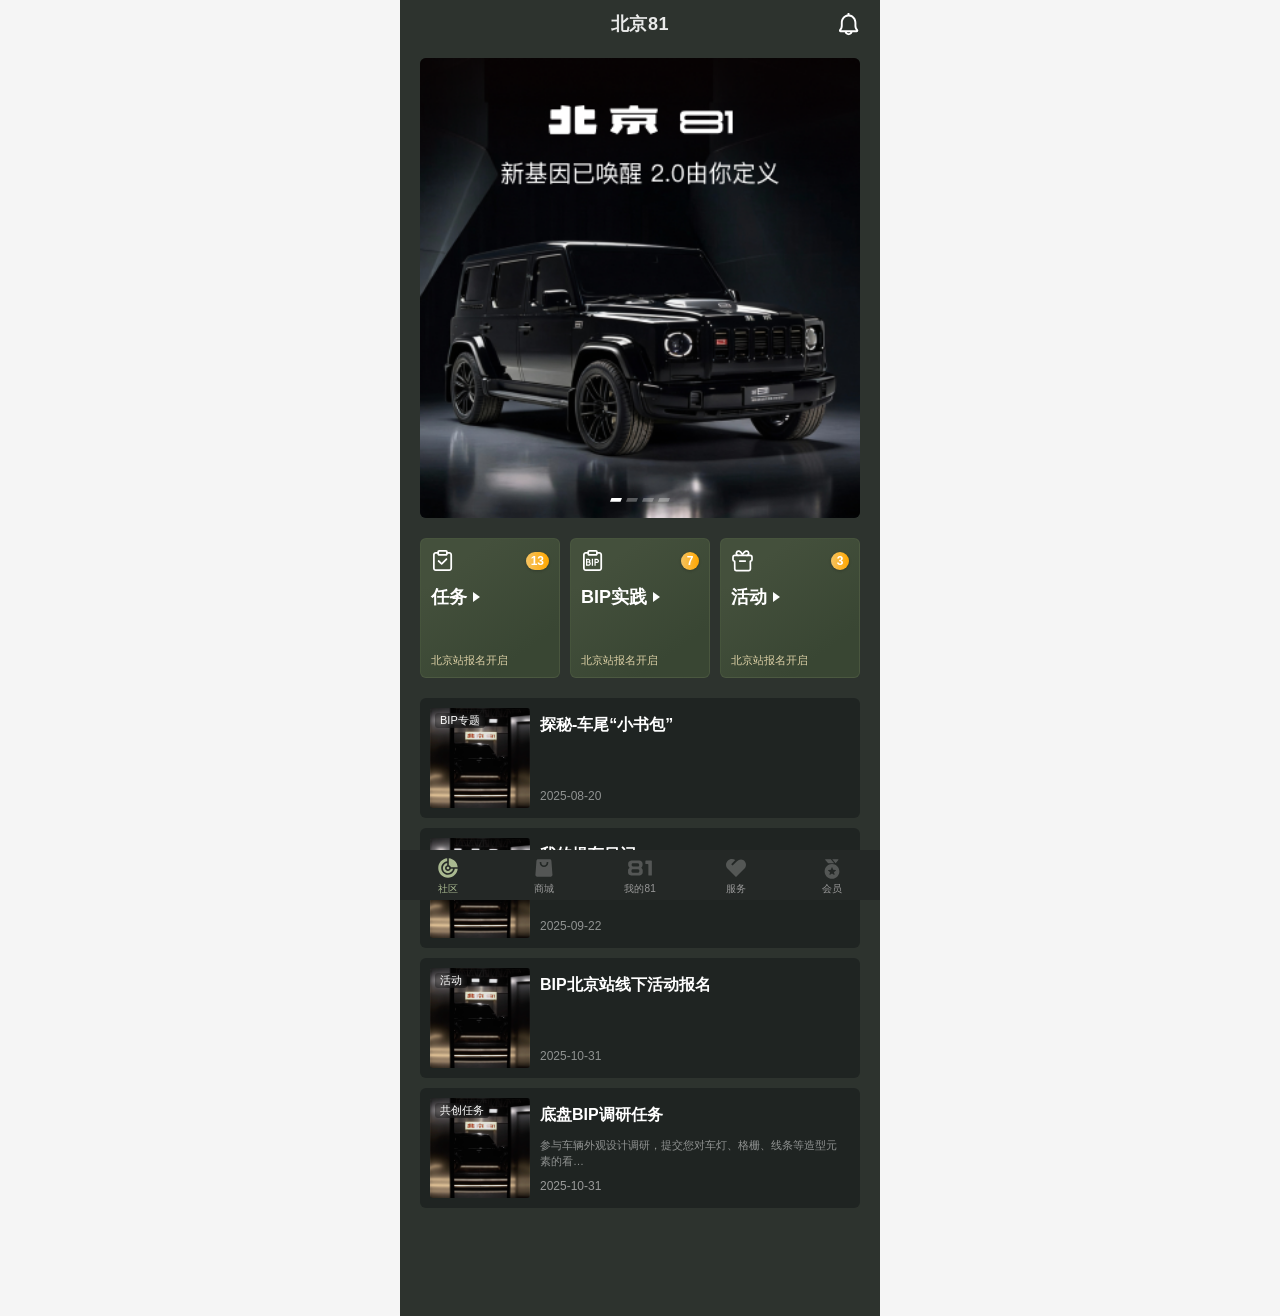
<file: index.html>
<!DOCTYPE html>
<html lang="zh-CN">
<head>
    <meta charset="UTF-8">
    <meta name="viewport" content="width=device-width, initial-scale=1.0, maximum-scale=1.0, user-scalable=no, viewport-fit=cover">
    <meta name="apple-mobile-web-app-capable" content="yes">
    <meta name="apple-mobile-web-app-status-bar-style" content="black-translucent">
    <meta name="format-detection" content="telephone=no">
    <meta name="theme-color" content="#2d332e">
    <title>社区 - 北京81</title>
    <link rel="stylesheet" href="styles/reset.css">
    <link rel="stylesheet" href="styles/main.css">
</head>
<body>
    <div id="app" class="page">
        <header class="topbar">
            <div class="topbar__inner">
                <h1 class="topbar__title">北京81</h1>
                <button class="topbar__bell" type="button" aria-label="通知">
                    <img src="assets/images/community/%E9%80%9A%E7%9F%A5%201.svg" alt="" />
                </button>
            </div>
        </header>

        <main class="page__main">
            <section class="hero">
                <div class="hero__track">
                    <div class="hero__slide">
                        <img src="assets/images/community/Mask%20group%20(1).png" alt="北京81 G级越野车" />
                    </div>
                    <div class="hero__slide">
                        <img src="assets/images/community/%E6%9C%AA%E4%B8%8B%E5%8D%95%E7%94%A8%E6%88%B7%E5%88%86%E4%BA%AB-%E6%B5%B7%E6%8A%A5%201.png" alt="未下单用户分享海报" />
                    </div>
                    <div class="hero__slide">
                        <img src="assets/images/community/Rectangle%20346.png" alt="" />
                    </div>
                    <div class="hero__slide">
                        <img src="assets/images/community/%E5%90%8D%E5%AD%97%E8%B6%85%E9%95%BF%E7%BC%A9%E4%B8%AD%E9%97%B4%201.png" alt="" />
                    </div>
                </div>
                <div class="hero__dots" role="tablist" aria-label="轮播指示器">
                    <button class="hero__dot is-active" type="button" data-slide="0" aria-label="第 1 张"></button>
                    <button class="hero__dot" type="button" data-slide="1" aria-label="第 2 张"></button>
                    <button class="hero__dot" type="button" data-slide="2" aria-label="第 3 张"></button>
                    <button class="hero__dot" type="button" data-slide="3" aria-label="第 4 张"></button>
                </div>
            </section>

            <section class="quick" aria-label="快捷入口">
                <a class="quick__card" href="javascript:void(0)">
                    <span class="quick__icon" aria-hidden="true">
                        <img src="assets/images/community/%E4%BB%BB%E5%8A%A1.svg" alt="" />
                    </span>
                    <span class="quick__badge">13</span>
                    <div class="quick__title">
                        <span>任务</span>
                        <svg class="quick__arrow" viewBox="0 0 7 10" width="7" height="10" aria-hidden="true">
                            <path d="M0 0 L7 5 L0 10 Z" fill="#fff" fill-opacity=".99"/>
                        </svg>
                    </div>
                    <p class="quick__sub">北京站报名开启</p>
                </a>

                <a class="quick__card" href="javascript:void(0)">
                    <span class="quick__icon" aria-hidden="true">
                        <img src="assets/images/community/BIP%E4%BB%BB%E5%8A%A1.svg" alt="" />
                    </span>
                    <span class="quick__badge">7</span>
                    <div class="quick__title">
                        <span>BIP实践</span>
                        <svg class="quick__arrow" viewBox="0 0 7 10" width="7" height="10" aria-hidden="true">
                            <path d="M0 0 L7 5 L0 10 Z" fill="#fff" fill-opacity=".99"/>
                        </svg>
                    </div>
                    <p class="quick__sub">北京站报名开启</p>
                </a>

                <a class="quick__card" href="javascript:void(0)">
                    <span class="quick__icon" aria-hidden="true">
                        <img src="assets/images/community/%E6%88%91%E7%9A%84%E6%B4%BB%E5%8A%A8.svg" alt="" />
                    </span>
                    <span class="quick__badge">3</span>
                    <div class="quick__title">
                        <span>活动</span>
                        <svg class="quick__arrow" viewBox="0 0 7 10" width="7" height="10" aria-hidden="true">
                            <path d="M0 0 L7 5 L0 10 Z" fill="#fff" fill-opacity=".99"/>
                        </svg>
                    </div>
                    <p class="quick__sub">北京站报名开启</p>
                </a>
            </section>

            <section class="articles" aria-label="社区动态">
                <a class="article" href="javascript:void(0)">
                    <div class="article__thumb">
                        <img src="assets/images/community/article-thumb.png" alt="" />
                        <span class="article__tag">BIP专题</span>
                    </div>
                    <div class="article__body">
                        <h2 class="article__title">探秘-车尾“小书包”</h2>
                        <time class="article__date">2025-08-20</time>
                    </div>
                </a>

                <a class="article" href="javascript:void(0)">
                    <div class="article__thumb">
                        <img src="assets/images/community/article-thumb.png" alt="" />
                    </div>
                    <div class="article__body">
                        <h2 class="article__title">我的提车日记</h2>
                        <time class="article__date">2025-09-22</time>
                    </div>
                </a>

                <a class="article" href="javascript:void(0)">
                    <div class="article__thumb">
                        <img src="assets/images/community/article-thumb.png" alt="" />
                        <span class="article__tag">活动</span>
                    </div>
                    <div class="article__body">
                        <h2 class="article__title">BIP北京站线下活动报名</h2>
                        <time class="article__date">2025-10-31</time>
                    </div>
                </a>

                <a class="article" href="javascript:void(0)">
                    <div class="article__thumb">
                        <img src="assets/images/community/article-thumb.png" alt="" />
                        <span class="article__tag">共创任务</span>
                    </div>
                    <div class="article__body">
                        <h2 class="article__title">底盘BIP调研任务</h2>
                        <p class="article__desc">参与车辆外观设计调研，提交您对车灯、格栅、线条等造型元素的看…</p>
                        <time class="article__date article__date--muted">2025-10-31</time>
                    </div>
                </a>
            </section>
        </main>

        <nav class="tabbar" aria-label="主导航">
            <a class="tabbar__item is-active" href="javascript:void(0)">
                <span class="tabbar__icon" aria-hidden="true">
                    <svg width="30" height="30" viewBox="0 0 30 30" fill="none" xmlns="http://www.w3.org/2000/svg">
                        <path d="M14.0625 7.24512C10.1899 7.70837 7.1875 11.0026 7.1875 15C7.1875 19.3147 10.6853 22.8125 15 22.8125C18.9974 22.8125 22.2916 19.8101 22.7549 15.9375H26.208C25.7315 21.7119 20.8974 26.25 15 26.25C8.7868 26.25 3.75 21.2132 3.75 15C3.75 9.10257 8.28804 4.2675 14.0625 3.79102V7.24512ZM14.0625 11.6924C12.6198 12.1005 11.5625 13.4266 11.5625 15C11.5625 16.8985 13.1015 18.4375 15 18.4375C16.5733 18.4375 17.8984 17.3801 18.3066 15.9375H20.8633C20.4138 18.7712 17.9602 20.9375 15 20.9375C11.7208 20.9375 9.0625 18.2792 9.0625 15C9.0625 12.0398 11.2288 9.58624 14.0625 9.13672V11.6924ZM15 13.4375C15.8629 13.4375 16.5625 14.1371 16.5625 15C16.5625 15.8629 15.8629 16.5625 15 16.5625C14.1371 16.5625 13.4375 15.8629 13.4375 15C13.4375 14.1371 14.1371 13.4375 15 13.4375ZM15.9375 3.79102C21.4027 4.24199 25.757 8.59727 26.208 14.0625H18.3066C17.9828 12.9179 17.0821 12.0162 15.9375 11.6924V3.79102Z" fill="currentColor"/>
                    </svg>
                </span>
                <span class="tabbar__label">社区</span>
            </a>
            <a class="tabbar__item" href="shop.html">
                <span class="tabbar__icon" aria-hidden="true">
                    <img src="assets/images/community/%E5%95%86%E5%9F%8E-%E6%9C%AA%E9%80%89%E4%B8%AD.svg" alt="" />
                </span>
                <span class="tabbar__label">商城</span>
            </a>
            <a class="tabbar__item" href="javascript:void(0)">
                <span class="tabbar__icon" aria-hidden="true">
                    <img src="assets/images/community/81-%E6%9C%AA%E9%80%89%E4%B8%AD.svg" alt="" />
                </span>
                <span class="tabbar__label">我的81</span>
            </a>
            <a class="tabbar__item" href="javascript:void(0)">
                <span class="tabbar__icon" aria-hidden="true">
                    <img src="assets/images/community/%E6%9C%8D%E5%8A%A1-%E6%9C%AA%E9%80%89%E4%B8%AD.svg" alt="" />
                </span>
                <span class="tabbar__label">服务</span>
            </a>
            <a class="tabbar__item" href="javascript:void(0)">
                <span class="tabbar__icon" aria-hidden="true">
                    <img src="assets/images/community/%E4%BC%9A%E5%91%98-%E6%9C%AA%E9%80%89%E4%B8%AD.svg" alt="" />
                </span>
                <span class="tabbar__label">会员</span>
            </a>
        </nav>
    </div>

    <script src="scripts/main.js"></script>
</body>
</html>
</file>
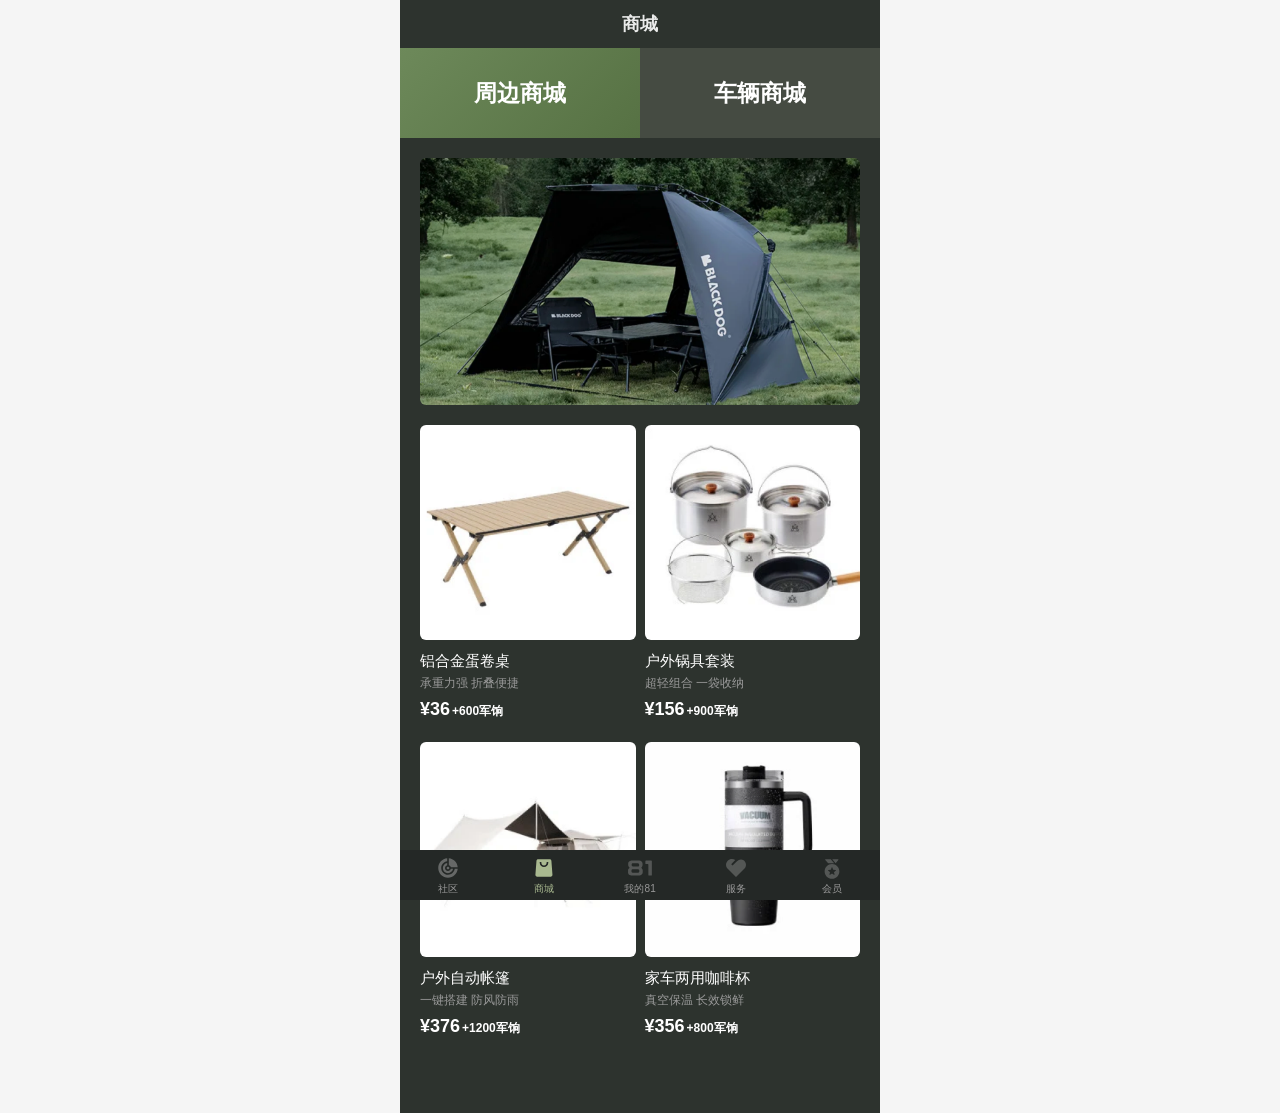
<file: shop.html>
<!DOCTYPE html>
<html lang="zh-CN">
<head>
    <meta charset="UTF-8">
    <meta name="viewport" content="width=device-width, initial-scale=1.0, maximum-scale=1.0, user-scalable=no, viewport-fit=cover">
    <meta name="apple-mobile-web-app-capable" content="yes">
    <meta name="apple-mobile-web-app-status-bar-style" content="black-translucent">
    <meta name="format-detection" content="telephone=no">
    <meta name="theme-color" content="#2d332e">
    <title>商城 - 北京81</title>
    <link rel="stylesheet" href="styles/reset.css">
    <link rel="stylesheet" href="styles/main.css">
    <link rel="stylesheet" href="styles/shop.css">
</head>
<body>
    <div id="app" class="page shop-page">
        <header class="topbar">
            <div class="topbar__inner">
                <h1 class="topbar__title">商城</h1>
            </div>
        </header>

        <div class="shop-tabs" role="tablist">
            <button class="shop-tabs__btn is-active" type="button" role="tab" aria-selected="true" data-tab="周边">周边商城</button>
            <button class="shop-tabs__btn" type="button" role="tab" aria-selected="false" data-tab="车辆">车辆商城</button>
        </div>

        <main class="shop-main">
            <!-- 周边商城 -->
            <section class="shop-pane is-active" data-pane="周边">
                <div class="shop-banner">
                    <img src="assets/images/shop/banner-tent.png" alt="户外露营装备" />
                </div>

                <div class="shop-grid">
                    <a class="prod" href="javascript:void(0)">
                        <div class="prod__img"><img src="assets/images/shop/product-table.png" alt="" /></div>
                        <h3 class="prod__title">铝合金蛋卷桌</h3>
                        <p class="prod__desc">承重力强 折叠便捷</p>
                        <p class="prod__price"><span class="prod__price-num">¥36</span><span class="prod__price-extra">+600军饷</span></p>
                    </a>

                    <a class="prod" href="javascript:void(0)">
                        <div class="prod__img"><img src="assets/images/shop/product-pot.png" alt="" /></div>
                        <h3 class="prod__title">户外锅具套装</h3>
                        <p class="prod__desc">超轻组合 一袋收纳</p>
                        <p class="prod__price"><span class="prod__price-num">¥156</span><span class="prod__price-extra">+900军饷</span></p>
                    </a>

                    <a class="prod" href="javascript:void(0)">
                        <div class="prod__img"><img src="assets/images/shop/product-tent.png" alt="" /></div>
                        <h3 class="prod__title">户外自动帐篷</h3>
                        <p class="prod__desc">一键搭建 防风防雨</p>
                        <p class="prod__price"><span class="prod__price-num">¥376</span><span class="prod__price-extra">+1200军饷</span></p>
                    </a>

                    <a class="prod" href="javascript:void(0)">
                        <div class="prod__img"><img src="assets/images/shop/product-cup.png" alt="" /></div>
                        <h3 class="prod__title">家车两用咖啡杯</h3>
                        <p class="prod__desc">真空保温 长效锁鲜</p>
                        <p class="prod__price"><span class="prod__price-num">¥356</span><span class="prod__price-extra">+800军饷</span></p>
                    </a>
                </div>
            </section>

            <!-- 车辆商城 -->
            <section class="shop-pane" data-pane="车辆">
                <div class="car-hero">
                    <img class="car-hero__img" src="assets/images/shop/car-render111.png" alt="北京81 整车" />
                    <div class="car-hero__shade"></div>
                </div>

                <div class="car-view" role="tablist" aria-label="车辆视角">
                    <div class="car-view__group">
                        <button class="car-view__chip is-active" type="button">45度</button>
                        <button class="car-view__chip" type="button">正面</button>
                        <button class="car-view__chip" type="button">侧面</button>
                        <button class="car-view__chip" type="button">背面</button>
                    </div>
                    <button class="car-view__chip car-view__chip--full" type="button">
                        <img src="assets/images/shop/unfold.svg" alt="" />
                        <span>全屏</span>
                    </button>
                </div>

                <div class="car-info">
                    <div class="car-info__card">
                        <div class="car-info__icon" aria-hidden="true">
                            <img src="assets/images/shop/%E6%A8%A1%E5%9E%8B%E8%BD%A6.svg" alt="" />
                        </div>
                        <h3 class="car-info__title">战术级气密结构</h3>
                        <p class="car-info__desc">毒气与生化污染都无法穿透的最强防御</p>
                    </div>
                    <div class="car-info__card">
                        <div class="car-info__icon" aria-hidden="true">
                            <img src="assets/images/shop/%E6%A8%A1%E5%9E%8B%E8%BD%A6%20(1).svg" alt="" />
                        </div>
                        <h3 class="car-info__title">双模引擎切换</h3>
                        <p class="car-info__desc">超强动力迅速抵达战场关键点，能耗使用</p>
                    </div>
                </div>

                <div class="car-actions">
                    <button class="car-btn car-btn--primary" type="button">
                        <img class="car-btn__icon" src="assets/images/shop/%E8%AF%95%E4%B9%98%E8%AF%95%E9%A9%BE.svg" alt="" />
                        <span>试乘试驾</span>
                    </button>
                    <button class="car-btn car-btn--ghost" type="button" disabled>
                        <img class="car-btn__icon car-btn__icon--ghost" src="assets/images/shop/bag-check.svg" alt="" />
                        <span>下订</span>
                    </button>
                </div>

                <p class="car-tip">即将开放，排产依照下单顺序</p>
            </section>
        </main>

        <nav class="tabbar" aria-label="主导航">
            <a class="tabbar__item" href="index.html">
                <span class="tabbar__icon" aria-hidden="true">
                    <img src="assets/images/community/%E7%A4%BE%E5%8C%BA-%E9%80%89%E4%B8%AD.svg" alt="" />
                </span>
                <span class="tabbar__label">社区</span>
            </a>
            <a class="tabbar__item is-active" href="javascript:void(0)">
                <span class="tabbar__icon" aria-hidden="true">
                    <svg width="30" height="30" viewBox="0 0 30 30" fill="none" xmlns="http://www.w3.org/2000/svg">
                        <path fill-rule="evenodd" clip-rule="evenodd" d="M21.5667 5C22.6128 5.00059 23.4826 5.80734 23.5609 6.85059L24.7611 22.8506C24.8479 24.0102 23.9296 24.9991 22.7669 25H7.07748C5.91413 24.9999 4.99642 24.0107 5.08334 22.8506L6.28353 6.85059C6.36185 5.80709 7.23126 5.00011 8.27768 5H21.5667ZM10.0599 9C10.0599 11.7282 12.2722 13.9403 15.0003 13.9404C17.7282 13.9399 19.9408 11.728 19.9408 9V8H18.0599V9C18.0599 10.6897 16.6899 12.0591 15.0003 12.0596C13.3105 12.0594 11.9408 10.6899 11.9408 9V8H10.0599V9Z" fill="currentColor"/>
                    </svg>
                </span>
                <span class="tabbar__label">商城</span>
            </a>
            <a class="tabbar__item" href="javascript:void(0)">
                <span class="tabbar__icon" aria-hidden="true">
                    <img src="assets/images/community/81-%E6%9C%AA%E9%80%89%E4%B8%AD.svg" alt="" />
                </span>
                <span class="tabbar__label">我的81</span>
            </a>
            <a class="tabbar__item" href="javascript:void(0)">
                <span class="tabbar__icon" aria-hidden="true">
                    <img src="assets/images/community/%E6%9C%8D%E5%8A%A1-%E6%9C%AA%E9%80%89%E4%B8%AD.svg" alt="" />
                </span>
                <span class="tabbar__label">服务</span>
            </a>
            <a class="tabbar__item" href="javascript:void(0)">
                <span class="tabbar__icon" aria-hidden="true">
                    <img src="assets/images/community/%E4%BC%9A%E5%91%98-%E6%9C%AA%E9%80%89%E4%B8%AD.svg" alt="" />
                </span>
                <span class="tabbar__label">会员</span>
            </a>
        </nav>
    </div>

    <script src="scripts/shop.js"></script>
</body>
</html>
</file>
<file: styles/main.css>
:root {
    --bg-page: #2d332e;
    --bg-topbar: #2d332e;
    --bg-tabbar: #242826;

    --card-bg: #1f2422;
    --quick-bg-from: #394633;
    --quick-bg-to: #44503c;
    --quick-border: #556347;
    --quick-rect-from: #2f382b;
    --quick-rect-to: #42493b;

    --badge-from: #ffa700;
    --badge-to: #f6c361;

    --text-primary: #ffffff;
    --text-90: rgba(255, 255, 255, 0.9);
    --text-70: rgba(255, 255, 255, 0.7);
    --text-50: rgba(255, 255, 255, 0.5);
    --text-muted: #999999;
    --text-amber: #ddd1a7;
    --text-active: #a9b990;

    --radius-card: 6px;
    --radius-thumb: 3px;
}

html,
body {
    color: var(--text-primary);
}

body {
    font-family: "PingFang SC", -apple-system, BlinkMacSystemFont,
        "Helvetica Neue", "Microsoft YaHei", sans-serif;
}

.page {
    position: relative;
    width: 100%;
    max-width: 480px;
    margin: 0 auto;
    min-height: 100vh;
    min-height: 100dvh;
    background-color: var(--bg-page);
    padding-bottom: calc(84px + env(safe-area-inset-bottom));
}

/* ------------ TOP BAR ------------ */
.topbar {
    position: sticky;
    top: 0;
    z-index: 20;
    padding-top: env(safe-area-inset-top);
    background-color: var(--bg-topbar);
}

.topbar__inner {
    position: relative;
    height: 48px;
    display: flex;
    align-items: center;
    justify-content: center;
}

.topbar__title {
    font-size: 18px;
    font-weight: 600;
    line-height: 26px;
    color: var(--text-90);
    letter-spacing: 0.5px;
}

.topbar__bell {
    position: absolute;
    top: 50%;
    right: 20px;
    transform: translateY(-50%);
    width: 23px;
    height: 23px;
    display: inline-flex;
    align-items: center;
    justify-content: center;
    background: none;
    border: 0;
    padding: 0;
    line-height: 0;
}

.topbar__bell img,
.topbar__bell svg {
    width: 100%;
    height: 100%;
    display: block;
}

/* ------------ MAIN ------------ */
.page__main {
    padding: 10px 20px 0;
}

/* ------------ HERO ------------ */
.hero {
    position: relative;
    width: 100%;
    aspect-ratio: 335 / 350;
    border-radius: var(--radius-card);
    overflow: hidden;
    background-color: #1a1f1c;
    color: #fff;
}

.hero__track {
    display: flex;
    width: 100%;
    height: 100%;
    overflow-x: auto;
    overflow-y: hidden;
    scroll-snap-type: x mandatory;
    scroll-behavior: smooth;
    -webkit-overflow-scrolling: touch;
}

.hero__track::-webkit-scrollbar {
    display: none;
}

.hero__track {
    scrollbar-width: none;
}

.hero__slide {
    flex: 0 0 100%;
    height: 100%;
    scroll-snap-align: start;
    scroll-snap-stop: always;
}

.hero__slide img {
    width: 100%;
    height: 100%;
    object-fit: cover;
    object-position: center;
    display: block;
    pointer-events: none;
    user-select: none;
}

.hero__media {
    position: absolute;
    inset: 0;
}

.hero__media img {
    width: 100%;
    height: 100%;
    object-fit: cover;
    object-position: center;
    display: block;
}

.hero__shade {
    display: none;
}

.hero__logo,
.hero__logo-cn,
.hero__logo-num,
.hero__caption {
    display: none;
}

.hero__dots {
    position: absolute;
    left: 0;
    right: 0;
    bottom: 16px;
    display: flex;
    justify-content: center;
    gap: 4px;
    z-index: 1;
}

.hero__dot {
    width: 12px;
    height: 4px;
    background-color: rgba(255, 255, 255, 0.3);
    clip-path: polygon(12.5% 0, 100% 0, 87.5% 100%, 0 100%);
    transition: background-color 0.2s ease;
    border: 0;
    padding: 0;
    cursor: pointer;
}

.hero__dot.is-active {
    background-color: #ffffff;
}

/* ------------ QUICK ACTIONS ------------ */
.quick {
    display: grid;
    grid-template-columns: repeat(3, 1fr);
    gap: 10px;
    margin-top: 20px;
}

.quick__card {
    position: relative;
    aspect-ratio: 1 / 1;
    border-radius: 6px;
    padding: 10px;
    color: #fff;
    background: linear-gradient(324deg, #394633 21.02%, #44503c 78.86%);
    border: 1px solid rgba(85, 99, 71, 0.5);
    display: flex;
    flex-direction: column;
    text-decoration: none;
    overflow: hidden;
}

.quick__icon {
    display: inline-flex;
    align-items: center;
    justify-content: center;
    width: 23px;
    height: 23px;
    color: #fff;
}

.quick__icon img,
.quick__icon svg {
    width: 100%;
    height: 100%;
    display: block;
}

.quick__badge {
    position: absolute;
    top: 13px;
    right: 10px;
    min-width: 18px;
    height: 18px;
    padding: 0 5px;
    border-radius: 9px;
    background: linear-gradient(270deg, var(--badge-from) 0%, var(--badge-to) 100%);
    color: #fff;
    font-size: 12px;
    font-weight: 600;
    line-height: 18px;
    text-align: center;
    box-shadow: 0 1px 3px rgba(0, 0, 0, 0.2);
}

.quick__title {
    margin-top: 12px;
    display: flex;
    align-items: center;
    gap: 6px;
    font-size: 18px;
    font-weight: 600;
    line-height: 26px;
    color: #fff;
}

.quick__title span {
    white-space: nowrap;
}

.quick__arrow {
    flex-shrink: 0;
}

.quick__sub {
    margin-top: auto;
    font-size: 11px;
    font-weight: 300;
    line-height: 14px;
    color: var(--text-amber);
    white-space: nowrap;
    overflow: hidden;
    text-overflow: ellipsis;
}

/* ------------ ARTICLES ------------ */
.articles {
    margin-top: 20px;
    display: flex;
    flex-direction: column;
    gap: 10px;
    padding-bottom: 24px;
}

.article {
    position: relative;
    display: flex;
    gap: 10px;
    padding: 10px;
    background-color: var(--card-bg);
    border-radius: var(--radius-card);
    text-decoration: none;
    color: inherit;
}

.article__thumb {
    position: relative;
    flex: 0 0 100px;
    width: 100px;
    height: 100px;
    border-radius: var(--radius-thumb);
    overflow: hidden;
    background-color: #2a2f2d;
}

.article__thumb img {
    width: 100%;
    height: 100%;
    object-fit: cover;
    display: block;
}

.article__tag {
    position: absolute;
    top: 5px;
    left: 5px;
    padding: 1px 5px;
    background-color: rgba(0, 0, 0, 0.4);
    color: #fff;
    font-size: 11px;
    line-height: 13px;
    border-radius: 3px;
    backdrop-filter: blur(4px);
    -webkit-backdrop-filter: blur(4px);
}

.article__body {
    flex: 1;
    min-width: 0;
    padding: 5px 4px 5px 0;
    display: flex;
    flex-direction: column;
}

.article__title {
    font-size: 16px;
    font-weight: 600;
    line-height: 24px;
    color: #fff;
    overflow: hidden;
    text-overflow: ellipsis;
    display: -webkit-box;
    -webkit-line-clamp: 2;
    -webkit-box-orient: vertical;
}

.article__desc {
    margin-top: 10px;
    font-size: 11px;
    line-height: 16.5px;
    color: rgba(255, 255, 255, 0.5);
    overflow: hidden;
    text-overflow: ellipsis;
    display: -webkit-box;
    -webkit-line-clamp: 2;
    -webkit-box-orient: vertical;
}

.article__date {
    margin-top: auto;
    font-size: 12px;
    line-height: 14px;
    color: var(--text-50);
}

.article__date--muted {
    color: #999999;
}

/* ------------ TAB BAR ------------ */
.tabbar {
    position: fixed;
    left: 50%;
    bottom: 0;
    transform: translateX(-50%);
    width: 100%;
    max-width: 480px;
    height: calc(50px + env(safe-area-inset-bottom));
    padding-bottom: env(safe-area-inset-bottom);
    background-color: var(--bg-tabbar);
    display: flex;
    z-index: 30;
}

.tabbar__item {
    flex: 1;
    display: flex;
    flex-direction: column;
    align-items: center;
    justify-content: center;
    gap: 2px;
    height: 50px;
    color: var(--text-muted);
    text-decoration: none;
    opacity: 1;
}

.tabbar__item.is-active {
    color: var(--text-active);
}

.tabbar__icon {
    width: 26px;
    height: 26px;
    display: inline-flex;
    align-items: center;
    justify-content: center;
    color: currentColor;
}

.tabbar__icon img,
.tabbar__icon svg {
    width: 100%;
    height: 100%;
    display: block;
}

.tabbar__label {
    font-size: 10px;
    line-height: 12px;
    font-weight: 500;
    letter-spacing: 0.2px;
}
</file>
<file: styles/shop.css>
/* 商城页样式 — 与 main.css 共用基础变量 */

.shop-page {
    padding-bottom: calc(50px + env(safe-area-inset-bottom));
}

/* ------------ TAB SWITCHER ------------ */
.shop-tabs {
    position: relative;
    z-index: 5;
    display: flex;
    width: 100%;
    height: 90px;
    margin: 0;
}

.shop-tabs__btn {
    flex: 1;
    background: rgba(69, 75, 66, 1);
    border: 0;
    color: #ffffff;
    font-size: 23px;
    font-weight: 600;
    line-height: 34.5px;
    font-family: inherit;
    cursor: pointer;
    transition: background 0.25s ease;
    padding: 0;
}

.shop-tabs__btn.is-active {
    background: linear-gradient(135deg, #6d895a 0%, #567143 100%);
}

/* ------------ PANE ------------ */
.shop-main {
    position: relative;
}

.shop-pane {
    display: none;
}

.shop-pane.is-active {
    display: block;
}

/* ------------ 周边商城 ------------ */
.shop-banner {
    margin: 20px 20px 0;
    border-radius: var(--radius-card);
    overflow: hidden;
    aspect-ratio: 335 / 188;
    background-color: #1a1f1c;
}

.shop-banner img {
    width: 100%;
    height: 100%;
    object-fit: cover;
    display: block;
}

.shop-grid {
    display: grid;
    grid-template-columns: 1fr 1fr;
    gap: 20px 9px;
    padding: 20px 20px 24px;
}

.prod {
    display: block;
    text-decoration: none;
    color: inherit;
}

.prod__img {
    width: 100%;
    aspect-ratio: 1 / 1;
    border-radius: var(--radius-card);
    overflow: hidden;
    background-color: #f0f0f0;
}

.prod__img img {
    width: 100%;
    height: 100%;
    object-fit: cover;
    display: block;
}

.prod__title {
    margin-top: 12px;
    font-size: 15px;
    line-height: 17.5px;
    font-weight: 400;
    color: #ffffff;
    overflow: hidden;
    text-overflow: ellipsis;
    white-space: nowrap;
}

.prod__desc {
    margin-top: 6px;
    font-size: 12px;
    line-height: 14px;
    color: #999999;
    overflow: hidden;
    text-overflow: ellipsis;
    white-space: nowrap;
}

.prod__price {
    margin-top: 6px;
    display: flex;
    align-items: baseline;
    gap: 2px;
    color: #ffffff;
    font-weight: 700;
}

.prod__price-num {
    font-size: 18px;
    line-height: 26px;
}

.prod__price-extra {
    font-size: 12px;
    line-height: 18px;
}

/* ------------ 车辆商城 ------------ */
.car-hero {
    position: relative;
    width: 100%;
    background-color: #1a1f1c;
    overflow: visible;
}

.car-hero__img {
    display: block;
    width: 100%;
    height: auto;
    pointer-events: none;
}

.car-hero__shade {
    position: absolute;
    left: 0;
    right: 0;
    bottom: 0;
    height: 30%;
    background: linear-gradient(180deg, rgba(45, 51, 46, 0) 0%, rgba(45, 51, 46, 0.6) 70%, #2d332e 100%);
    pointer-events: none;
}

.car-view {
    position: relative;
    z-index: 3;
    margin: -180px 20px 0;
    display: flex;
    justify-content: space-between;
    gap: 8px;
}

.car-view__group {
    display: flex;
    background-color: rgba(255, 255, 255, 0.1);
    border-radius: 9px;
    padding: 4px;
    gap: 0;
    -webkit-backdrop-filter: blur(8px);
    backdrop-filter: blur(8px);
}

.car-view__chip {
    border: 0;
    background: transparent;
    color: #fff;
    font-size: 14px;
    font-weight: 500;
    font-family: inherit;
    line-height: 1;
    padding: 8px 12px;
    border-radius: 5px;
    cursor: pointer;
    white-space: nowrap;
    transition: background 0.2s ease;
}

.car-view__chip.is-active {
    background-color: rgba(255, 255, 255, 0.2);
}

.car-view__chip--full {
    background-color: rgba(255, 255, 255, 0.1);
    border-radius: 9px;
    display: inline-flex;
    align-items: center;
    gap: 4px;
    padding: 8px 12px;
    -webkit-backdrop-filter: blur(8px);
    backdrop-filter: blur(8px);
}

.car-view__chip--full img {
    width: 16px;
    height: 16px;
    flex-shrink: 0;
    display: block;
}

.car-view__chip--full svg {
    flex-shrink: 0;
}

.car-info {
    position: relative;
    z-index: 3;
    display: grid;
    grid-template-columns: 1fr 1fr;
    gap: 11px;
    margin-top: 16px;
    padding: 0 20px;
}

.car-info__card {
    position: relative;
    height: 145px;
    border-radius: var(--radius-card);
    padding: 15px;
    background-color: rgba(255, 255, 255, 0.05);
    border: 1px solid rgba(255, 255, 255, 0.08);
    -webkit-backdrop-filter: blur(10px);
    backdrop-filter: blur(10px);
    overflow: hidden;
}

.car-info__icon {
    width: 24px;
    height: 24px;
    color: #fff;
}

.car-info__icon img {
    width: 100%;
    height: 100%;
    display: block;
}

.car-info__title {
    margin-top: 9px;
    font-size: 18px;
    font-weight: 600;
    line-height: 21.6px;
    color: #ffffff;
}

.car-info__desc {
    margin-top: 18px;
    font-size: 14px;
    font-weight: 300;
    line-height: 21px;
    color: rgba(255, 255, 255, 0.6);
    overflow: hidden;
    display: -webkit-box;
    -webkit-line-clamp: 2;
    -webkit-box-orient: vertical;
}

.car-actions {
    display: grid;
    grid-template-columns: 1fr 1fr;
    gap: 11px;
    padding: 16px 20px 0;
}

.car-btn {
    height: 51px;
    border: 0;
    border-radius: var(--radius-card);
    color: #fff;
    font-family: inherit;
    font-size: 18px;
    font-weight: 600;
    line-height: 21.6px;
    cursor: pointer;
    display: inline-flex;
    align-items: center;
    justify-content: center;
    gap: 6px;
    padding: 0 12px;
}

.car-btn__icon {
    width: 22px;
    height: 22px;
    display: block;
    flex-shrink: 0;
}

.car-btn__icon--ghost {
    opacity: 0.3;
}

.car-btn--primary {
    background: linear-gradient(135deg, #6d895a 0%, #567143 100%);
}

.car-btn--ghost {
    background-color: rgba(69, 75, 66, 1);
    color: rgba(255, 255, 255, 0.3);
    cursor: not-allowed;
}

.car-btn:disabled {
    cursor: not-allowed;
}

.car-tip {
    margin: 10px 20px 24px;
    text-align: right;
    font-size: 12px;
    line-height: 14.4px;
    color: rgba(255, 255, 255, 0.6);
}
</file>
